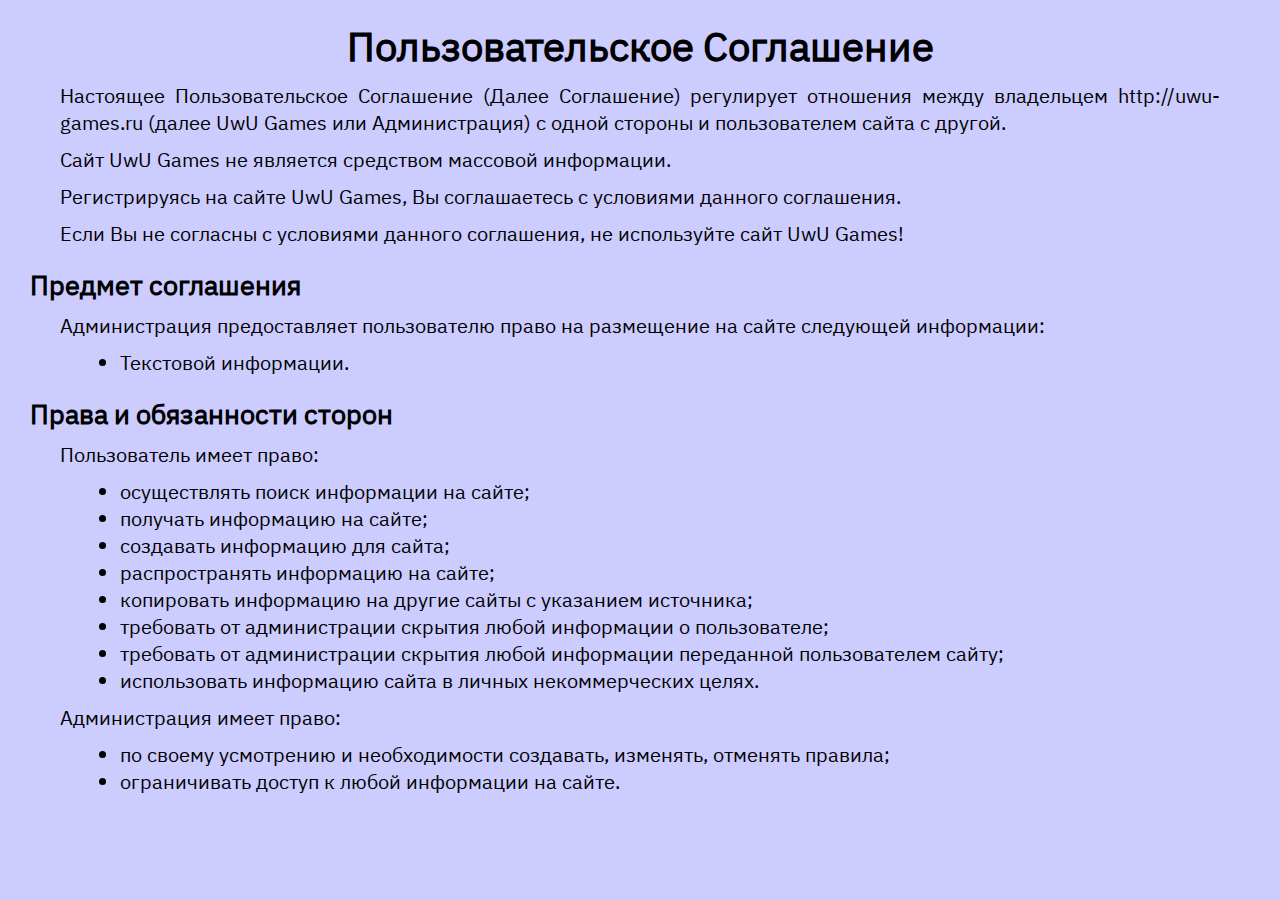
<file: agreement.html>
<html>
<head>
	<meta charset="utf-8">
	<link rel="stylesheet" href="css/agreement.css">
	<title>UwU Games | Пользовательское соглашение</title>
</head>
<body>
	<h1>Пользовательское Соглашение</h1>
	<p>Настоящее Пользовательское Соглашение (Далее Соглашение) регулирует отношения между владельцем http://uwu-games.ru (далее UwU Games или Администрация) с одной стороны и пользователем сайта с другой.</p>
	<p>Сайт UwU Games не является средством массовой информации.</p>
	<p>Регистрируясь на сайте UwU Games, Вы соглашаетесь с условиями данного соглашения.</p>
	<p>Если Вы не согласны с условиями данного соглашения, не используйте сайт UwU Games!</p>
	<h2>Предмет соглашения</h2>
	<p>Администрация предоставляет пользователю право на размещение на сайте следующей информации:</p>
	<ul>
		<li>Текстовой информации.</li>
	</ul>
	<h2>Права и обязанности сторон</h2>
	<p>Пользователь имеет право:<p>
	<ul>
		<li>осуществлять поиск информации на сайте;</li>
		<li>получать информацию на сайте;</li>
		<li>создавать информацию для сайта;</li>
		<li>распространять информацию на сайте;</li>
		<li>копировать информацию на другие сайты с указанием источника;</li>
		<li>требовать от администрации скрытия любой информации о пользователе;</li>
		<li>требовать от администрации скрытия любой информации переданной пользователем сайту;</li>
		<li>использовать информацию сайта в личных некоммерческих целях.</li>
	</ul>

	<p>Администрация имеет право:</p>
	<ul class="bottom">
		<li>по своему усмотрению и необходимости создавать, изменять, отменять правила;</li>
		<li>ограничивать доступ к любой информации на сайте.</li>
	</ul>
</body>
</html>
</file>
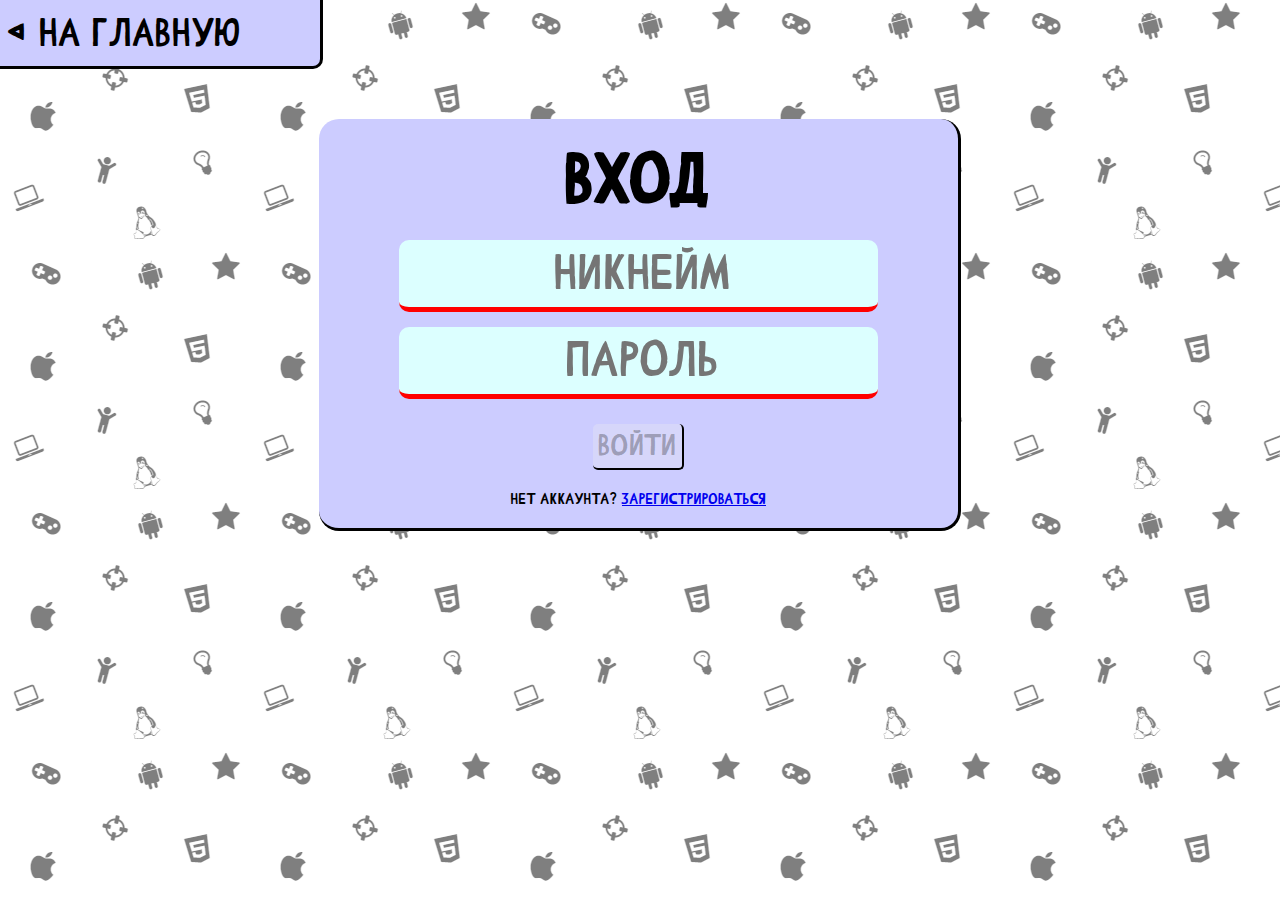
<file: login.html>
<html>
<head>
	<meta charset="utf-8">
	<link rel="stylesheet" href="css/login.css">
	<link href="https://fonts.googleapis.co
m/icon?family=Material+Icons" rel="stylesheet">
	<title>UwU Games | Вход</title>
</head>
<body>
	<div class="back-container" onclick="window.location='index.php?login=<?= $login ?>'">
		<p class="back">&#8592; На главную</p>
	</div>
	<div class="login-wrapper">
		<div id="login-box">
			<h1 class="login-heading">Вход</h1>
			<form id="login" action="php/login.php?from=<?= $from ?>" method="POST">
				<input class="login-input" type="text" placeholder="Никнейм" name="nickname" id="nickname"><br>
				<input class="login-input" type="password" placeholder="Пароль" name="password" id="password"><br>
				<input id="submit" class="login-button" type="submit" value="Войти">
				<p class="register">Нет аккаунта? <a href="register.html">Зарегистрироваться</a></p>
			</form>
		</div>
	</div>

	<script>
	function getCookie(name) {
		let matches = document.cookie.match(new RegExp("(?:^|; )" + name.replace(/([\.$?*|{}\(\)\[\]\\\/\+^])/g, '\\$1') + "=([^;]*)"));
		return matches ? decodeURIComponent(matches[1]) : undefined;
	}
	if (getCookie('login') != undefined) {
		window.location = 'account.php';
	}
	</script>
	<script defer src="js/login.js"></script>
</body>
</html>
</file>
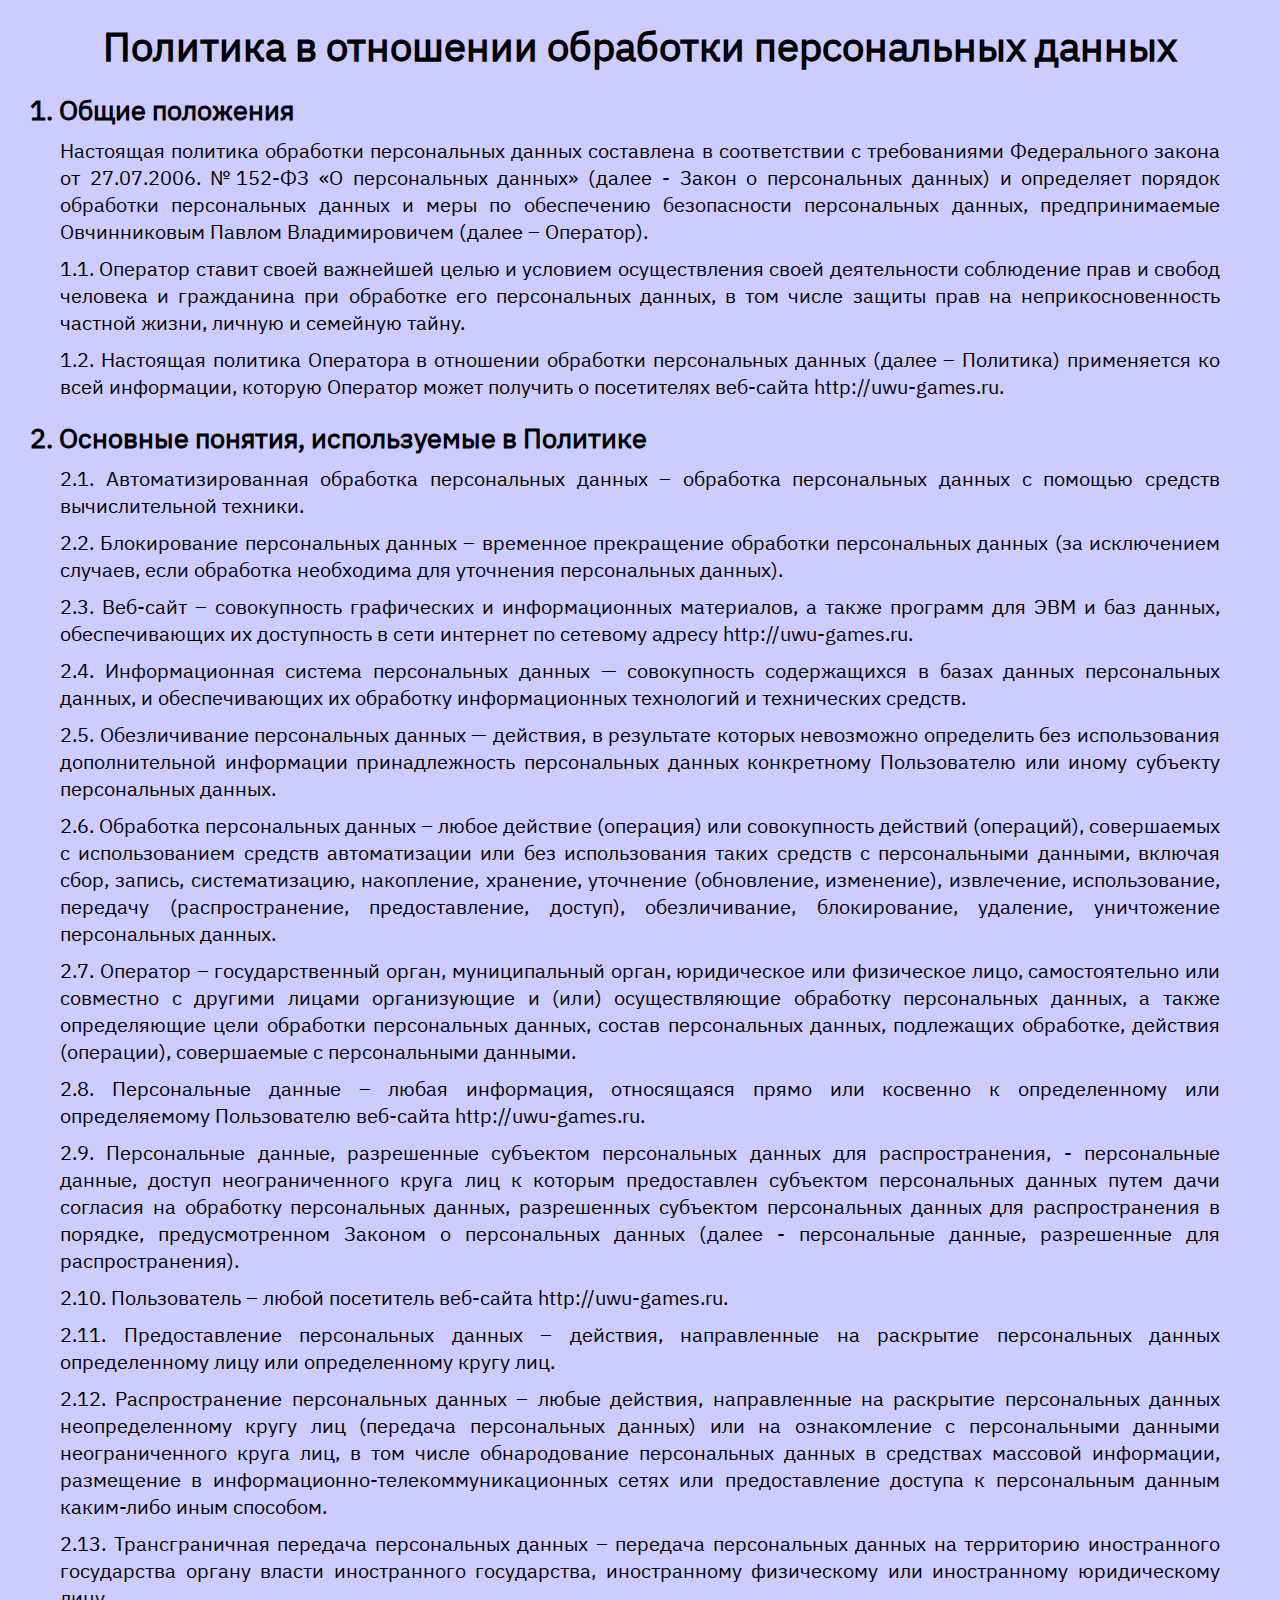
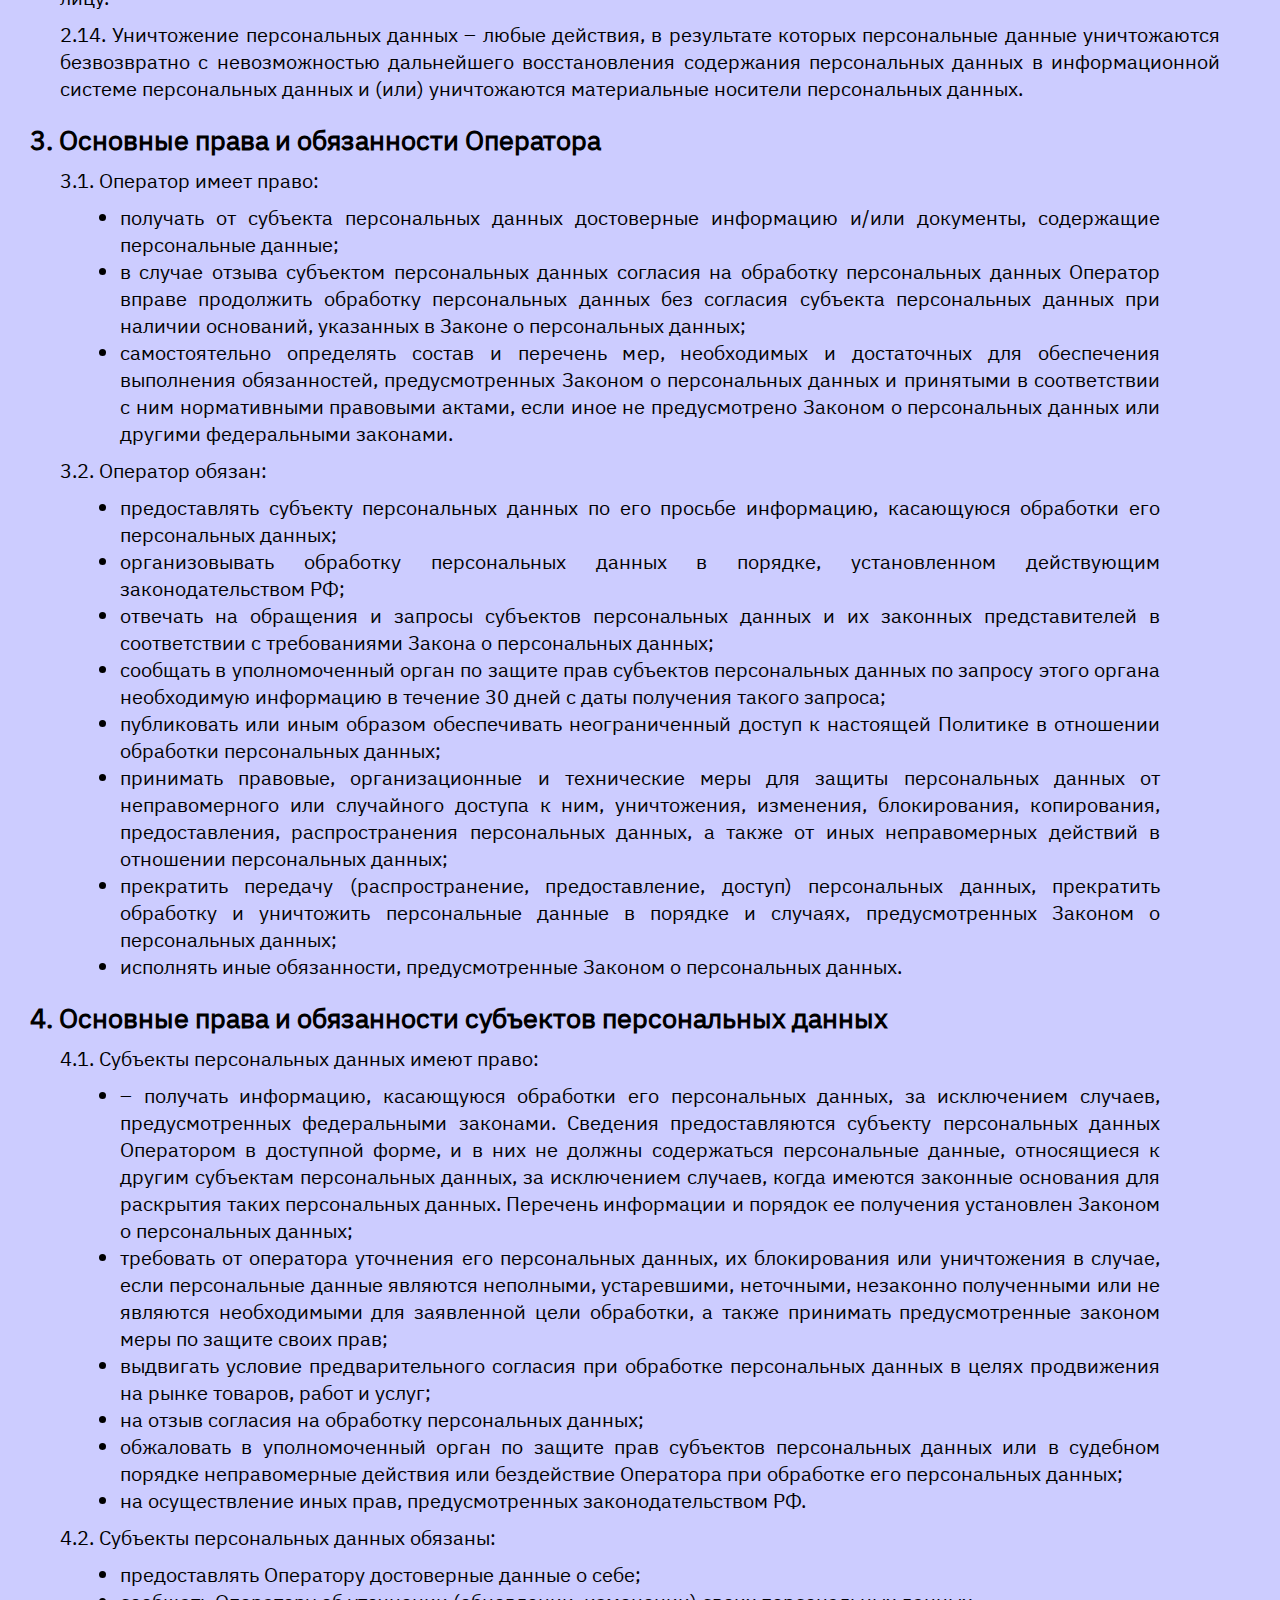
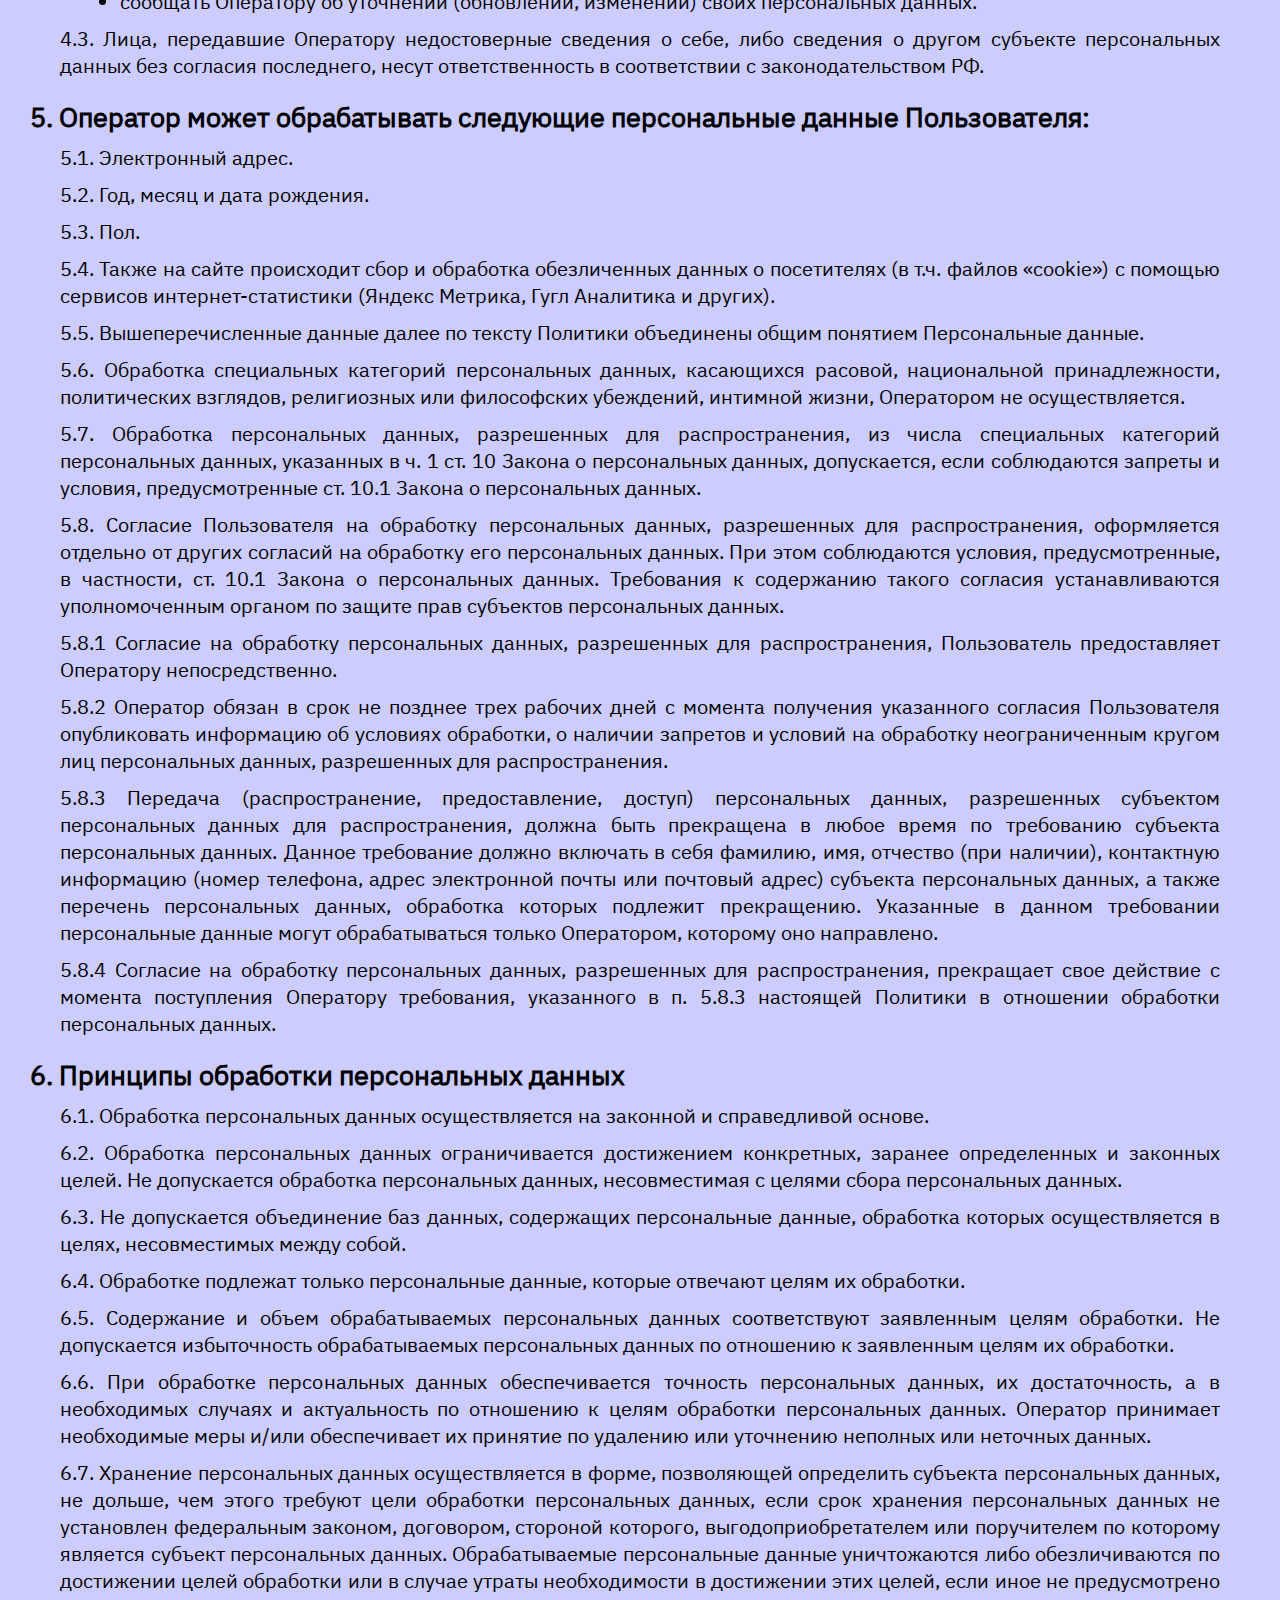
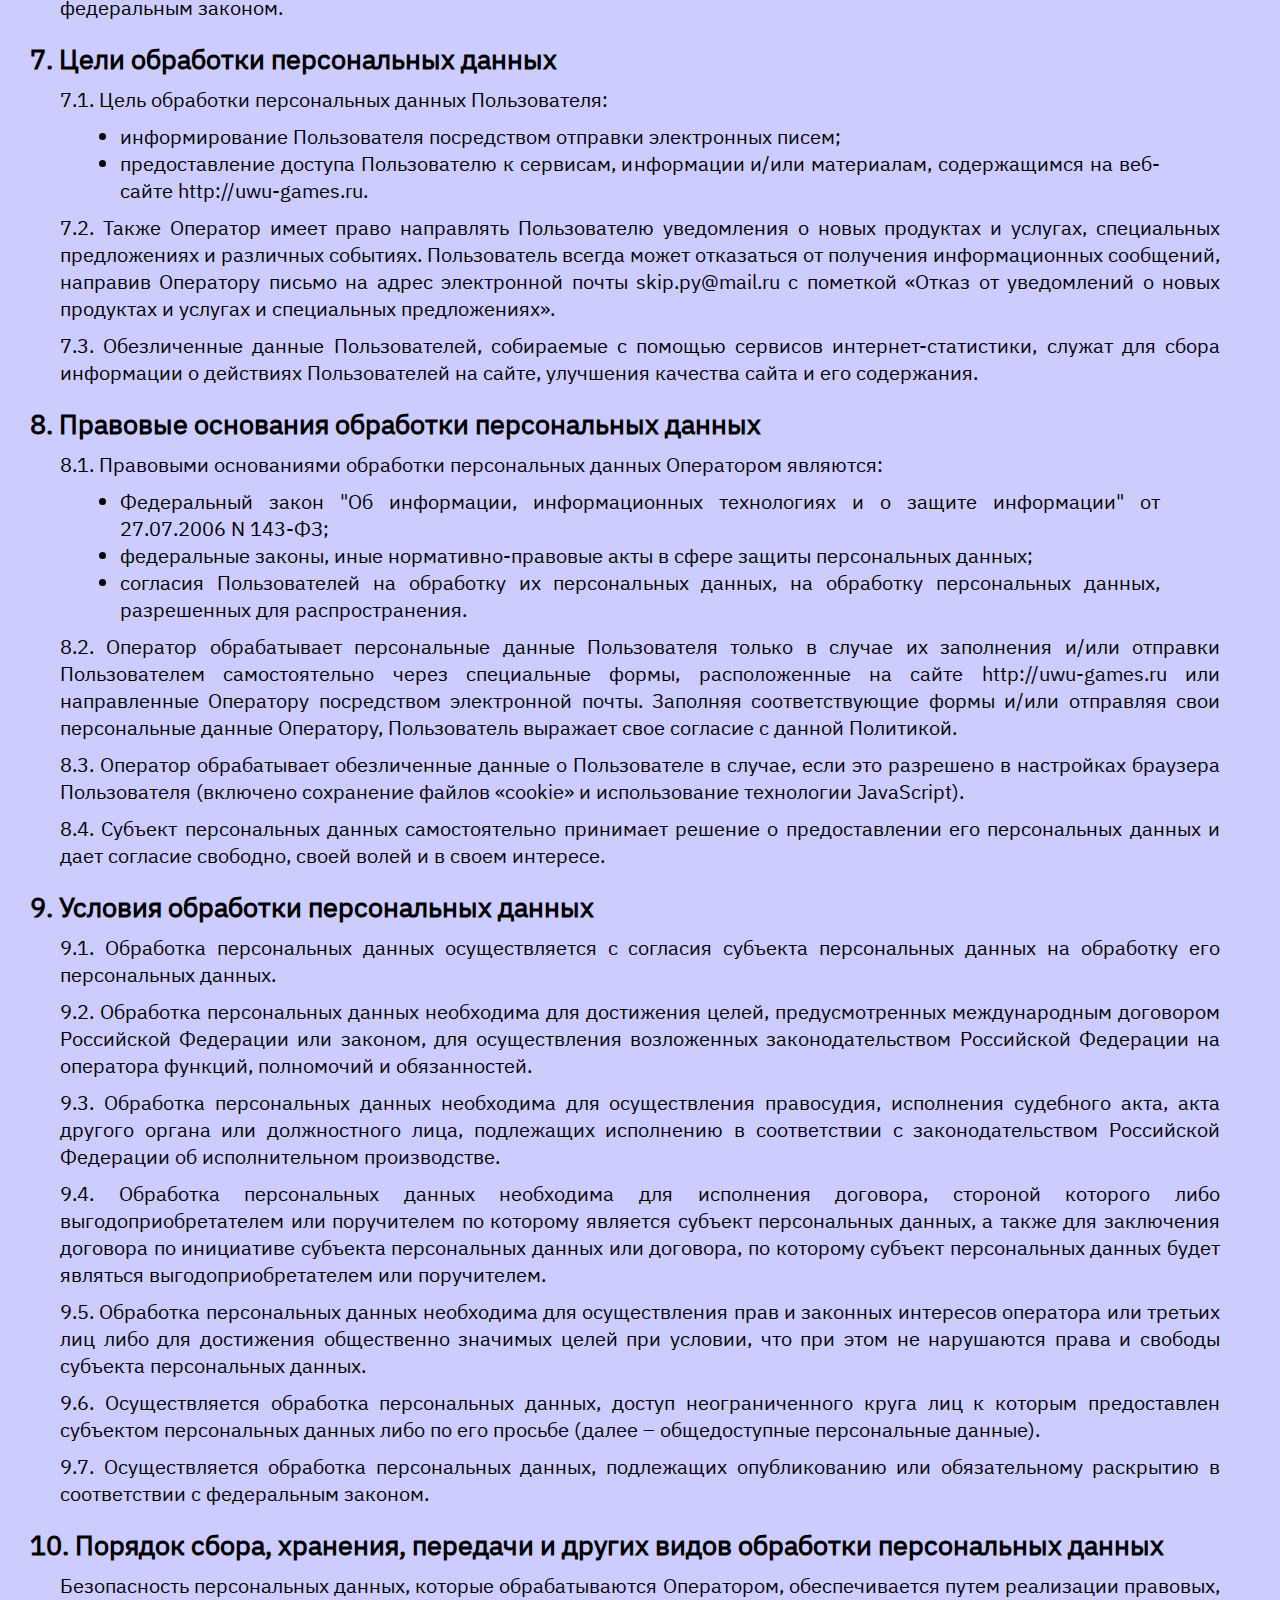
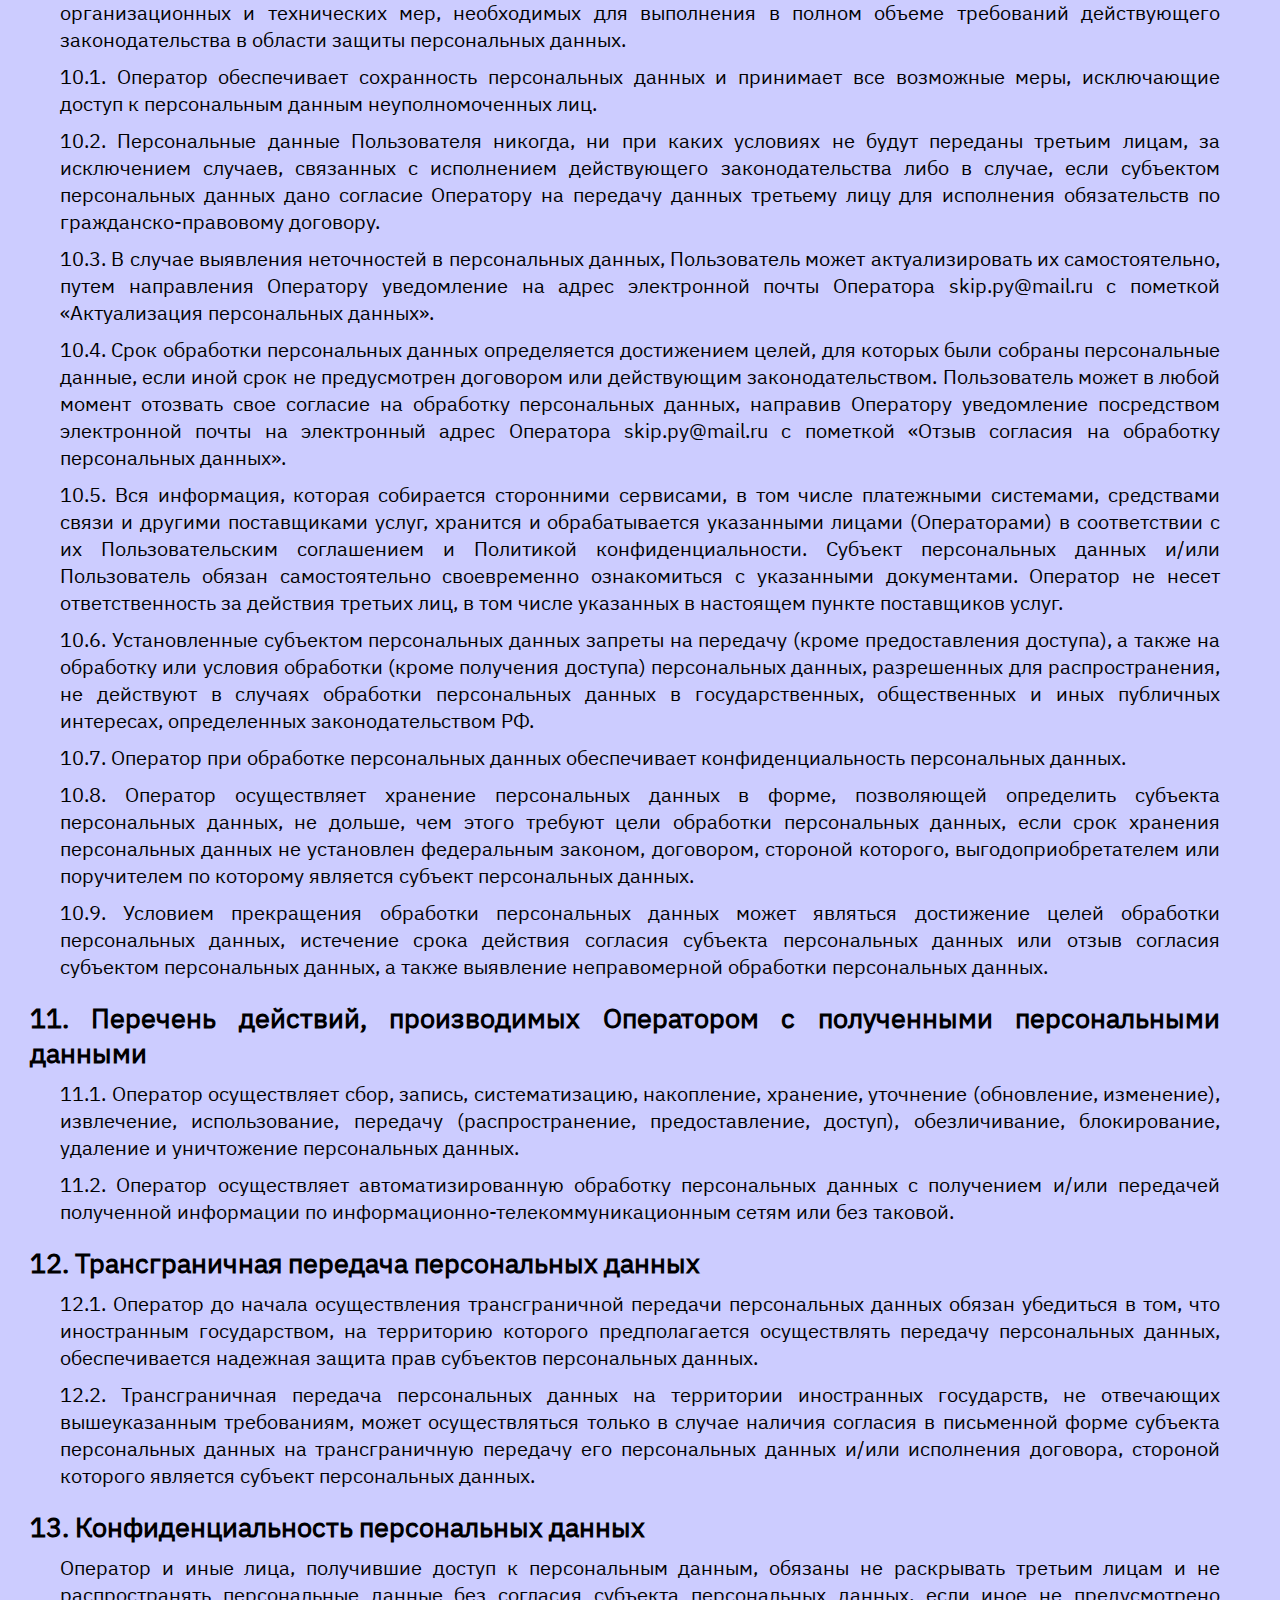
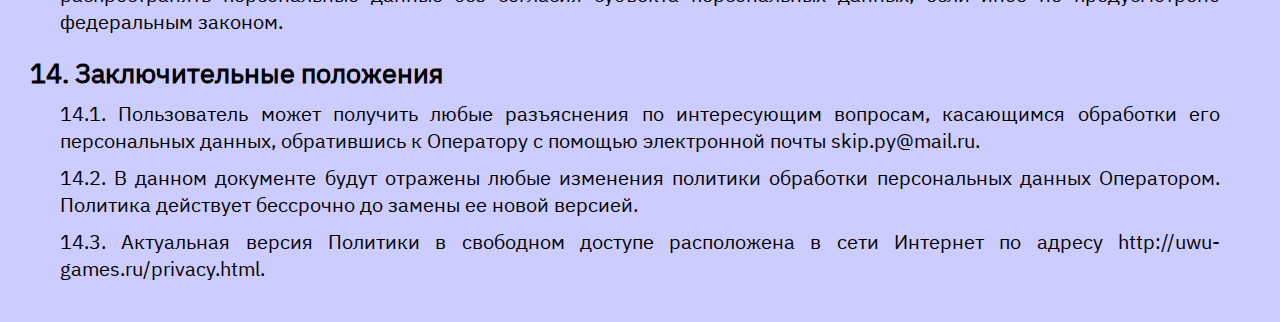
<file: privacy.html>
<!DOCTYPE html>
<html>
<head>
	<meta charset="utf-8">
	<link rel="stylesheet" type="text/css" href="css/privacy.css">
	<title>UwU Games | Политика в отношении обработки персональных данных</title>
</head>
<body>
	<h1>Политика в отношении обработки персональных данных</h1>
	<h2>1. Общие положения</h2>
	<p>Настоящая политика обработки персональных данных составлена в соответствии с требованиями Федерального закона от 27.07.2006. №152-ФЗ «О персональных данных» (далее - Закон о персональных данных) и определяет порядок обработки персональных данных и меры по обеспечению безопасности персональных данных, предпринимаемые Овчинниковым Павлом Владимировичем (далее – Оператор).</p>
	<p>1.1. Оператор ставит своей важнейшей целью и условием осуществления своей деятельности соблюдение прав и свобод человека и гражданина при обработке его персональных данных, в том числе защиты прав на неприкосновенность частной жизни, личную и семейную тайну.</p>
	<p>1.2. Настоящая политика Оператора в отношении обработки персональных данных (далее – Политика) применяется ко всей информации, которую Оператор может получить о посетителях веб-сайта http://uwu-games.ru.</p>
	<h2>2. Основные понятия, используемые в Политике</h2>
	<p>2.1. Автоматизированная обработка персональных данных – обработка персональных данных с помощью средств вычислительной техники.</p>
	<p>2.2. Блокирование персональных данных – временное прекращение обработки персональных данных (за исключением случаев, если обработка необходима для уточнения персональных данных).</p>
	<p>2.3. Веб-сайт – совокупность графических и информационных материалов, а также программ для ЭВМ и баз данных, обеспечивающих их доступность в сети интернет по сетевому адресу http://uwu-games.ru.</p>
	<p>2.4. Информационная система персональных данных — совокупность содержащихся в базах данных персональных данных, и обеспечивающих их обработку информационных технологий и технических средств.</p>
	<p>2.5. Обезличивание персональных данных — действия, в результате которых невозможно определить без использования дополнительной информации принадлежность персональных данных конкретному Пользователю или иному субъекту персональных данных.</p>
	<p>2.6. Обработка персональных данных – любое действие (операция) или совокупность действий (операций), совершаемых с использованием средств автоматизации или без использования таких средств с персональными данными, включая сбор, запись, систематизацию, накопление, хранение, уточнение (обновление, изменение), извлечение, использование, передачу (распространение, предоставление, доступ), обезличивание, блокирование, удаление, уничтожение персональных данных.</p>
	<p>2.7. Оператор – государственный орган, муниципальный орган, юридическое или физическое лицо, самостоятельно или совместно с другими лицами организующие и (или) осуществляющие обработку персональных данных, а также определяющие цели обработки персональных данных, состав персональных данных, подлежащих обработке, действия (операции), совершаемые с персональными данными.</p>
	<p>2.8. Персональные данные – любая информация, относящаяся прямо или косвенно к определенному или определяемому Пользователю веб-сайта http://uwu-games.ru.</p>
	<p>2.9. Персональные данные, разрешенные субъектом персональных данных для распространения, - персональные данные, доступ неограниченного круга лиц к которым предоставлен субъектом персональных данных путем дачи согласия на обработку персональных данных, разрешенных субъектом персональных данных для распространения в порядке, предусмотренном Законом о персональных данных (далее - персональные данные, разрешенные для распространения).</p>
	<p>2.10. Пользователь – любой посетитель веб-сайта http://uwu-games.ru.</p>
	<p>2.11. Предоставление персональных данных – действия, направленные на раскрытие персональных данных определенному лицу или определенному кругу лиц.</p>
	<p>2.12. Распространение персональных данных – любые действия, направленные на раскрытие персональных данных неопределенному кругу лиц (передача персональных данных) или на ознакомление с персональными данными неограниченного круга лиц, в том числе обнародование персональных данных в средствах массовой информации, размещение в информационно-телекоммуникационных сетях или предоставление доступа к персональным данным каким-либо иным способом.</p>
	<p>2.13. Трансграничная передача персональных данных – передача персональных данных на территорию иностранного государства органу власти иностранного государства, иностранному физическому или иностранному юридическому лицу.</p>
	<p>2.14. Уничтожение персональных данных – любые действия, в результате которых персональные данные уничтожаются безвозвратно с невозможностью дальнейшего восстановления содержания персональных данных в информационной системе персональных данных и (или) уничтожаются материальные носители персональных данных.</p>
	<h2>3. Основные права и обязанности Оператора</h2>
	<p>3.1. Оператор имеет право:</p>
	<ul>
		<li>получать от субъекта персональных данных достоверные информацию и/или документы, содержащие персональные данные;</li>
		<li>в случае отзыва субъектом персональных данных согласия на обработку персональных данных Оператор вправе продолжить обработку персональных данных без согласия субъекта персональных данных при наличии оснований, указанных в Законе о персональных данных;</li>
		<li>самостоятельно определять состав и перечень мер, необходимых и достаточных для обеспечения выполнения обязанностей, предусмотренных Законом о персональных данных и принятыми в соответствии с ним нормативными правовыми актами, если иное не предусмотрено Законом о персональных данных или другими федеральными законами.</li>
	</ul>
	<p>3.2. Оператор обязан:</p>
	<ul>
		<li>предоставлять субъекту персональных данных по его просьбе информацию, касающуюся обработки его персональных данных;</li>
		<li>организовывать обработку персональных данных в порядке, установленном действующим законодательством РФ;</li>
		<li>отвечать на обращения и запросы субъектов персональных данных и их законных представителей в соответствии с требованиями Закона о персональных данных;</li>
		<li>сообщать в уполномоченный орган по защите прав субъектов персональных данных по запросу этого органа необходимую информацию в течение 30 дней с даты получения такого запроса;</li>
		<li>публиковать или иным образом обеспечивать неограниченный доступ к настоящей Политике в отношении обработки персональных данных;</li>
		<li>принимать правовые, организационные и технические меры для защиты персональных данных от неправомерного или случайного доступа к ним, уничтожения, изменения, блокирования, копирования, предоставления, распространения персональных данных, а также от иных неправомерных действий в отношении персональных данных;</li>
		<li>прекратить передачу (распространение, предоставление, доступ) персональных данных, прекратить обработку и уничтожить персональные данные в порядке и случаях, предусмотренных Законом о персональных данных;</li>
		<li>исполнять иные обязанности, предусмотренные Законом о персональных данных.</li>
	</ul>
	<h2>4. Основные права и обязанности субъектов персональных данных</h2>
	<p>4.1. Субъекты персональных данных имеют право:</p>
	<ul>
		<li>– получать информацию, касающуюся обработки его персональных данных, за исключением случаев, предусмотренных федеральными законами. Сведения предоставляются субъекту персональных данных Оператором в доступной форме, и в них не должны содержаться персональные данные, относящиеся к другим субъектам персональных данных, за исключением случаев, когда имеются законные основания для раскрытия таких персональных данных. Перечень информации и порядок ее получения установлен Законом о персональных данных;</li>
		<li>требовать от оператора уточнения его персональных данных, их блокирования или уничтожения в случае, если персональные данные являются неполными, устаревшими, неточными, незаконно полученными или не являются необходимыми для заявленной цели обработки, а также принимать предусмотренные законом меры по защите своих прав;</li>
		<li>выдвигать условие предварительного согласия при обработке персональных данных в целях продвижения на рынке товаров, работ и услуг;</li>
		<li>на отзыв согласия на обработку персональных данных;</li>
		<li>обжаловать в уполномоченный орган по защите прав субъектов персональных данных или в судебном порядке неправомерные действия или бездействие Оператора при обработке его персональных данных;</li>
		<li>на осуществление иных прав, предусмотренных законодательством РФ.</li>
	</ul>
	<p>4.2. Субъекты персональных данных обязаны:</p>
	<ul>
		<li>предоставлять Оператору достоверные данные о себе;</li>
		<li>сообщать Оператору об уточнении (обновлении, изменении) своих персональных данных.</li>
	</ul>
	<p>4.3. Лица, передавшие Оператору недостоверные сведения о себе, либо сведения о другом субъекте персональных данных без согласия последнего, несут ответственность в соответствии с законодательством РФ.</ul>
	<h2>5. Оператор может обрабатывать следующие персональные данные Пользователя:</h2>
	<p>5.1. Электронный адрес.</p>
	<p>5.2. Год, месяц и дата рождения.</p>
	<p>5.3. Пол.</p>
	<p>5.4. Также на сайте происходит сбор и обработка обезличенных данных о посетителях (в т.ч. файлов «cookie») с помощью сервисов интернет-статистики (Яндекс Метрика, Гугл Аналитика и других).</p>
	<p>5.5. Вышеперечисленные данные далее по тексту Политики объединены общим понятием Персональные данные.</p>
	<p>5.6. Обработка специальных категорий персональных данных, касающихся расовой, национальной принадлежности, политических взглядов, религиозных или философских убеждений, интимной жизни, Оператором не осуществляется.</p>
	<p>5.7. Обработка персональных данных, разрешенных для распространения, из числа специальных категорий персональных данных, указанных в ч. 1 ст. 10 Закона о персональных данных, допускается, если соблюдаются запреты и условия, предусмотренные ст. 10.1 Закона о персональных данных.</p>
	<p>5.8. Согласие Пользователя на обработку персональных данных, разрешенных для распространения, оформляется отдельно от других согласий на обработку его персональных данных. При этом соблюдаются условия, предусмотренные, в частности, ст. 10.1 Закона о персональных данных. Требования к содержанию такого согласия устанавливаются уполномоченным органом по защите прав субъектов персональных данных.</p>
	<p>5.8.1 Согласие на обработку персональных данных, разрешенных для распространения, Пользователь предоставляет Оператору непосредственно.</p>
	<p>5.8.2 Оператор обязан в срок не позднее трех рабочих дней с момента получения указанного согласия Пользователя опубликовать информацию об условиях обработки, о наличии запретов и условий на обработку неограниченным кругом лиц персональных данных, разрешенных для распространения.</p>
	<p>5.8.3 Передача (распространение, предоставление, доступ) персональных данных, разрешенных субъектом персональных данных для распространения, должна быть прекращена в любое время по требованию субъекта персональных данных. Данное требование должно включать в себя фамилию, имя, отчество (при наличии), контактную информацию (номер телефона, адрес электронной почты или почтовый адрес) субъекта персональных данных, а также перечень персональных данных, обработка которых подлежит прекращению. Указанные в данном требовании персональные данные могут обрабатываться только Оператором, которому оно направлено.</p>
	<p>5.8.4 Согласие на обработку персональных данных, разрешенных для распространения, прекращает свое действие с момента поступления Оператору требования, указанного в п. 5.8.3 настоящей Политики в отношении обработки персональных данных.</p>
	<h2>6. Принципы обработки персональных данных</h2>
	<p>6.1. Обработка персональных данных осуществляется на законной и справедливой основе.</p>
	<p>6.2. Обработка персональных данных ограничивается достижением конкретных, заранее определенных и законных целей. Не допускается обработка персональных данных, несовместимая с целями сбора персональных данных.</p>
	<p>6.3. Не допускается объединение баз данных, содержащих персональные данные, обработка которых осуществляется в целях, несовместимых между собой.</p>
	<p>6.4. Обработке подлежат только персональные данные, которые отвечают целям их обработки.</p>
	<p>6.5. Содержание и объем обрабатываемых персональных данных соответствуют заявленным целям обработки. Не допускается избыточность обрабатываемых персональных данных по отношению к заявленным целям их обработки.</p>
	<p>6.6. При обработке персональных данных обеспечивается точность персональных данных, их достаточность, а в необходимых случаях и актуальность по отношению к целям обработки персональных данных. Оператор принимает необходимые меры и/или обеспечивает их принятие по удалению или уточнению неполных или неточных данных.</p>
	<p>6.7. Хранение персональных данных осуществляется в форме, позволяющей определить субъекта персональных данных, не дольше, чем этого требуют цели обработки персональных данных, если срок хранения персональных данных не установлен федеральным законом, договором, стороной которого, выгодоприобретателем или поручителем по которому является субъект персональных данных. Обрабатываемые персональные данные уничтожаются либо обезличиваются по достижении целей обработки или в случае утраты необходимости в достижении этих целей, если иное не предусмотрено федеральным законом.</p>
	<h2>7. Цели обработки персональных данных</h2>
	<p>7.1. Цель обработки персональных данных Пользователя:</p>
	<ul>
		<li>информирование Пользователя посредством отправки электронных писем;</li>
		<li>предоставление доступа Пользователю к сервисам, информации и/или материалам, содержащимся на веб-сайте http://uwu-games.ru.</li>
	</ul>
	<p>7.2. Также Оператор имеет право направлять Пользователю уведомления о новых продуктах и услугах, специальных предложениях и различных событиях. Пользователь всегда может отказаться от получения информационных сообщений, направив Оператору письмо на адрес электронной почты skip.py@mail.ru с пометкой «Отказ от уведомлений о новых продуктах и услугах и специальных предложениях».</p>
	<p>7.3. Обезличенные данные Пользователей, собираемые с помощью сервисов интернет-статистики, служат для сбора информации о действиях Пользователей на сайте, улучшения качества сайта и его содержания.</p>
	<h2>8. Правовые основания обработки персональных данных</h2>
	<p>8.1. Правовыми основаниями обработки персональных данных Оператором являются:</p>
	<ul>
		<li>Федеральный закон "Об информации, информационных технологиях и о защите информации" от 27.07.2006 N 143-ФЗ;</li>
		<li>федеральные законы, иные нормативно-правовые акты в сфере защиты персональных данных;</li>
		<li>согласия Пользователей на обработку их персональных данных, на обработку персональных данных, разрешенных для распространения.</li>
	</ul>
	<p>8.2. Оператор обрабатывает персональные данные Пользователя только в случае их заполнения и/или отправки Пользователем самостоятельно через специальные формы, расположенные на сайте http://uwu-games.ru или направленные Оператору посредством электронной почты. Заполняя соответствующие формы и/или отправляя свои персональные данные Оператору, Пользователь выражает свое согласие с данной Политикой.</p>
	<p>8.3. Оператор обрабатывает обезличенные данные о Пользователе в случае, если это разрешено в настройках браузера Пользователя (включено сохранение файлов «cookie» и использование технологии JavaScript).</p>
	<p>8.4. Субъект персональных данных самостоятельно принимает решение о предоставлении его персональных данных и дает согласие свободно, своей волей и в своем интересе.</p>
	<h2>9. Условия обработки персональных данных</h2>
	<p>9.1. Обработка персональных данных осуществляется с согласия субъекта персональных данных на обработку его персональных данных.</p>
	<p>9.2. Обработка персональных данных необходима для достижения целей, предусмотренных международным договором Российской Федерации или законом, для осуществления возложенных законодательством Российской Федерации на оператора функций, полномочий и обязанностей.</p>
	<p>9.3. Обработка персональных данных необходима для осуществления правосудия, исполнения судебного акта, акта другого органа или должностного лица, подлежащих исполнению в соответствии с законодательством Российской Федерации об исполнительном производстве.</p>
	<p>9.4. Обработка персональных данных необходима для исполнения договора, стороной которого либо выгодоприобретателем или поручителем по которому является субъект персональных данных, а также для заключения договора по инициативе субъекта персональных данных или договора, по которому субъект персональных данных будет являться выгодоприобретателем или поручителем.</p>
	<p>9.5. Обработка персональных данных необходима для осуществления прав и законных интересов оператора или третьих лиц либо для достижения общественно значимых целей при условии, что при этом не нарушаются права и свободы субъекта персональных данных.</p>
	<p>9.6. Осуществляется обработка персональных данных, доступ неограниченного круга лиц к которым предоставлен субъектом персональных данных либо по его просьбе (далее – общедоступные персональные данные).</p>
	<p>9.7. Осуществляется обработка персональных данных, подлежащих опубликованию или обязательному раскрытию в соответствии с федеральным законом.</p>
	<h2>10. Порядок сбора, хранения, передачи и других видов обработки персональных данных</h2>
	<p>Безопасность персональных данных, которые обрабатываются Оператором, обеспечивается путем реализации правовых, организационных и технических мер, необходимых для выполнения в полном объеме требований действующего законодательства в области защиты персональных данных.</p>
	<p>10.1. Оператор обеспечивает сохранность персональных данных и принимает все возможные меры, исключающие доступ к персональным данным неуполномоченных лиц.</p>
	<p>10.2. Персональные данные Пользователя никогда, ни при каких условиях не будут переданы третьим лицам, за исключением случаев, связанных с исполнением действующего законодательства либо в случае, если субъектом персональных данных дано согласие Оператору на передачу данных третьему лицу для исполнения обязательств по гражданско-правовому договору.</p>
	<p>10.3. В случае выявления неточностей в персональных данных, Пользователь может актуализировать их самостоятельно, путем направления Оператору уведомление на адрес электронной почты Оператора skip.py@mail.ru с пометкой «Актуализация персональных данных».</p>
	<p>10.4. Срок обработки персональных данных определяется достижением целей, для которых были собраны персональные данные, если иной срок не предусмотрен договором или действующим законодательством. Пользователь может в любой момент отозвать свое согласие на обработку персональных данных, направив Оператору уведомление посредством электронной почты на электронный адрес Оператора skip.py@mail.ru с пометкой «Отзыв согласия на обработку персональных данных».</p>
	<p>10.5. Вся информация, которая собирается сторонними сервисами, в том числе платежными системами, средствами связи и другими поставщиками услуг, хранится и обрабатывается указанными лицами (Операторами) в соответствии с их Пользовательским соглашением и Политикой конфиденциальности. Субъект персональных данных и/или Пользователь обязан самостоятельно своевременно ознакомиться с указанными документами. Оператор не несет ответственность за действия третьих лиц, в том числе указанных в настоящем пункте поставщиков услуг.</p>
	<p>10.6. Установленные субъектом персональных данных запреты на передачу (кроме предоставления доступа), а также на обработку или условия обработки (кроме получения доступа) персональных данных, разрешенных для распространения, не действуют в случаях обработки персональных данных в государственных, общественных и иных публичных интересах, определенных законодательством РФ.</p>
	<p>10.7. Оператор при обработке персональных данных обеспечивает конфиденциальность персональных данных.</p>
	<p>10.8. Оператор осуществляет хранение персональных данных в форме, позволяющей определить субъекта персональных данных, не дольше, чем этого требуют цели обработки персональных данных, если срок хранения персональных данных не установлен федеральным законом, договором, стороной которого, выгодоприобретателем или поручителем по которому является субъект персональных данных.</p>
	<p>10.9. Условием прекращения обработки персональных данных может являться достижение целей обработки персональных данных, истечение срока действия согласия субъекта персональных данных или отзыв согласия субъектом персональных данных, а также выявление неправомерной обработки персональных данных.</p>
	<h2>11. Перечень действий, производимых Оператором с полученными персональными данными</h2>
	<p>11.1. Оператор осуществляет сбор, запись, систематизацию, накопление, хранение, уточнение (обновление, изменение), извлечение, использование, передачу (распространение, предоставление, доступ), обезличивание, блокирование, удаление и уничтожение персональных данных.</p>
	<p>11.2. Оператор осуществляет автоматизированную обработку персональных данных с получением и/или передачей полученной информации по информационно-телекоммуникационным сетям или без таковой.</p>
	<h2>12. Трансграничная передача персональных данных</h2>
	<p>12.1. Оператор до начала осуществления трансграничной передачи персональных данных обязан убедиться в том, что иностранным государством, на территорию которого предполагается осуществлять передачу персональных данных, обеспечивается надежная защита прав субъектов персональных данных.</p>
	<p>12.2. Трансграничная передача персональных данных на территории иностранных государств, не отвечающих вышеуказанным требованиям, может осуществляться только в случае наличия согласия в письменной форме субъекта персональных данных на трансграничную передачу его персональных данных и/или исполнения договора, стороной которого является субъект персональных данных.</p>
	<h2>13. Конфиденциальность персональных данных</h2>
	<p>Оператор и иные лица, получившие доступ к персональным данным, обязаны не раскрывать третьим лицам и не распространять персональные данные без согласия субъекта персональных данных, если иное не предусмотрено федеральным законом.</p>
	<h2>14. Заключительные положения</h2>
	<p>14.1. Пользователь может получить любые разъяснения по интересующим вопросам, касающимся обработки его персональных данных, обратившись к Оператору с помощью электронной почты skip.py@mail.ru.</p>
	<p>14.2. В данном документе будут отражены любые изменения политики обработки персональных данных Оператором. Политика действует бессрочно до замены ее новой версией.</p>
	<p class="bottom">14.3. Актуальная версия Политики в свободном доступе расположена в сети Интернет по адресу http://uwu-games.ru/privacy.html.</p>
</body>
</html>
</file>
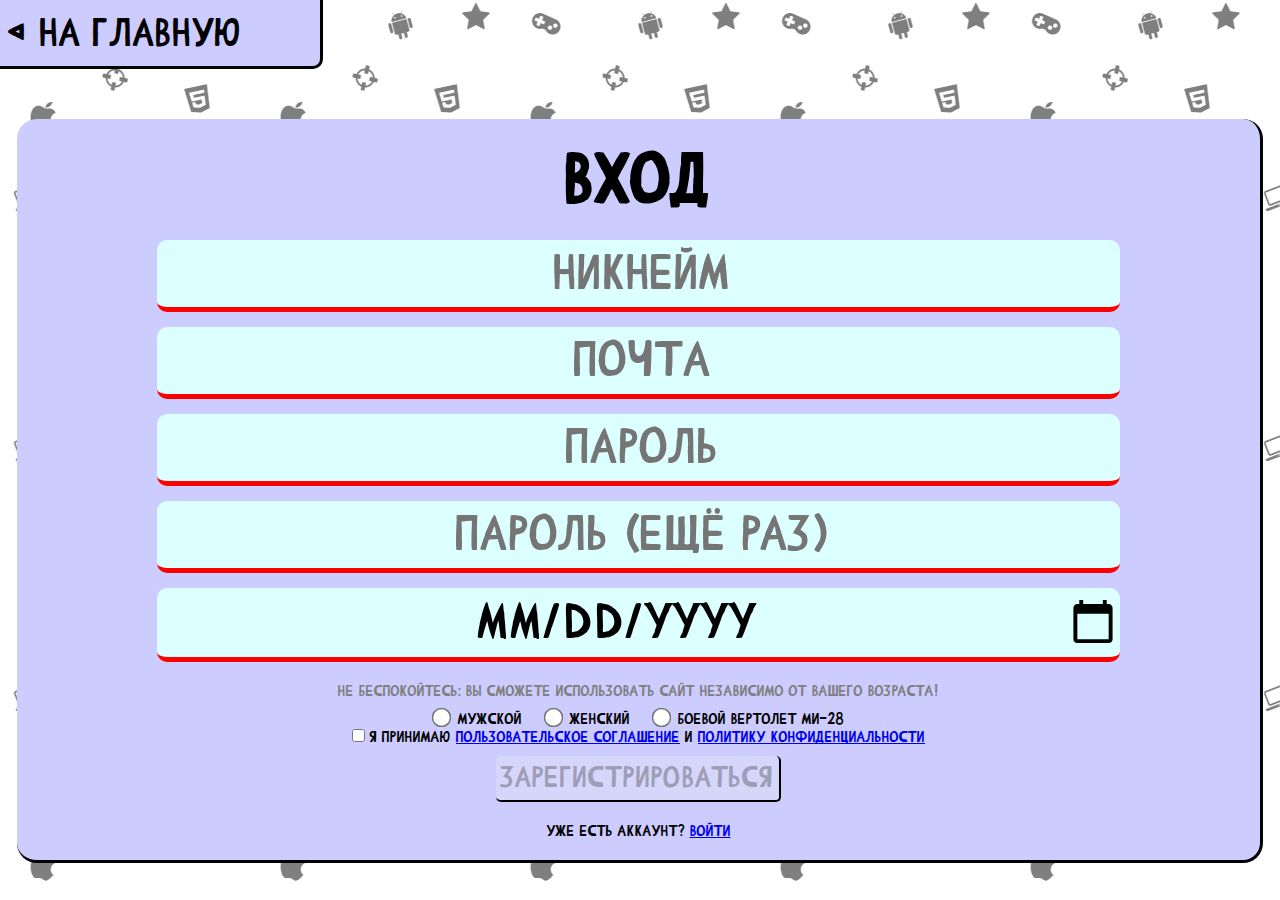
<file: register.html>
<html>
<head>
	<meta charset="utf-8">
	<link rel="stylesheet" href="css/login.css">
	<link href="https://fonts.googleapis.co
m/icon?family=Material+Icons" rel="stylesheet">
	<title>UwU Games | Вход</title>
</head>
<body>
	<div class="back-container" onclick="window.location='index.php'">
		<p class="back">&#8592; На главную</p>
	</div>
	<div class="login-wrapper">
		<div id="login-box">
			<h1 class="login-heading">Вход</h1>
			<form id="login" action="php/register.php" method="POST">
				<input class="login-input" type="text" placeholder="Никнейм" name="nickname" id="nickname"><br>
				<input class="login-input" type="mail" placeholder="Почта" name="mail" id="mail">
				<input class="login-input" type="password" placeholder="Пароль" name="password" id="password"><br>
				<input class="login-input" type="password" placeholder="Пароль (ещё раз)" id="confirm-password"><br>
				<input class="login-input" type="date" name="birthday" id="birthday" min="1900-01-01"><br>
				<p class="age-warn">Не беспокойтесь: вы сможете использовать сайт независимо от вашего возраста!</p>
				<div class="sex-container">
					<div class="sex">
						<input class="login-radio" type="radio" name="sex" id="male" onclick="document.getElementById('sex').value  = 'Мужской'">
						<label for="male">Мужской</label>
						<input class="login-radio" type="radio" name="sex" id="female" onclick="document.getElementById('sex').value = 'Женский'">
						<label for="female">Женский</label>
						<input class="login-radio" type="radio" name="sex" id="helicopter" onclick="document.getElementById('sex').value = 'Боевой вертолёт Ми-28'">
						<label for="helicopter">Боевой вертолет Ми-28</label>
					</div>
				</div>
				<input type="checkbox" id="agree">
				<label for="agree">Я принимаю <a href="agreement.html">Пользовательское соглашение</a> и <a href="privacy.html">Политику конфиденциальности</a></label><br>
				<input class="login-button" type="submit" value="Зарегистрироваться" id="submit">
				<p class="register">Уже есть аккаунт? <a href="login.php">Войти</a></p>
				<input type="hidden" name="sex" id="sex">
			</form>
		</div>
	</div>

	<script defer src="js/register.js"></script>
</body>
</html>
</file>
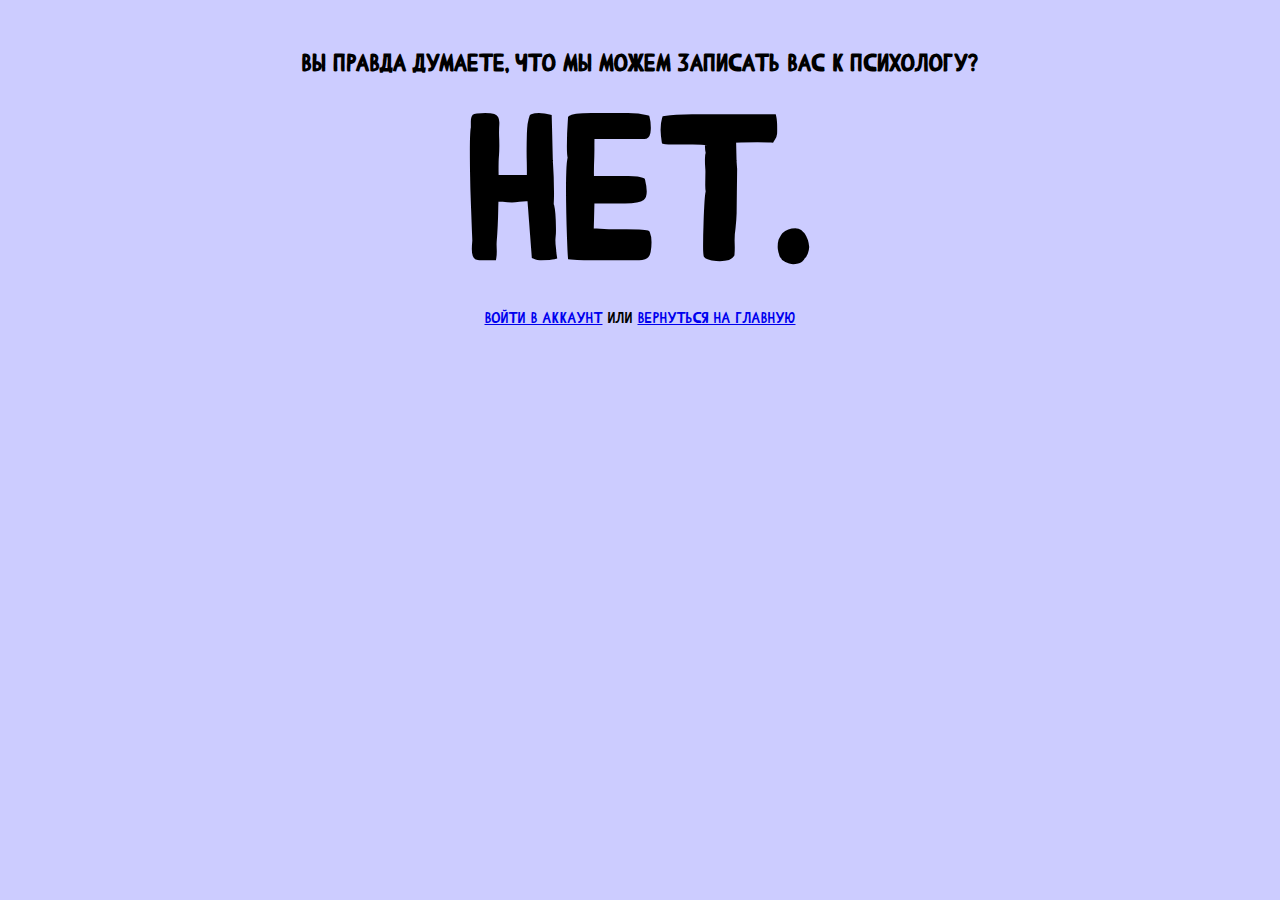
<file: eastereggs/psychologist.html>
<!doctype html>
<html>
<head>
	<meta charset="utf-8">
	<link rel="stylesheet" href="css/psychologist.css">
	<title>UwU Games</title>
</head>
<body>
	<h2>Вы правда думаете, что мы можем записать вас к психологу?</h2>
	<h1>Нет.</h1>
	<p><a href="../login.html">Войти в аккаунт</a> или <a href="../index.php">вернуться на главную</a></p>
</body>
</html>
</file>
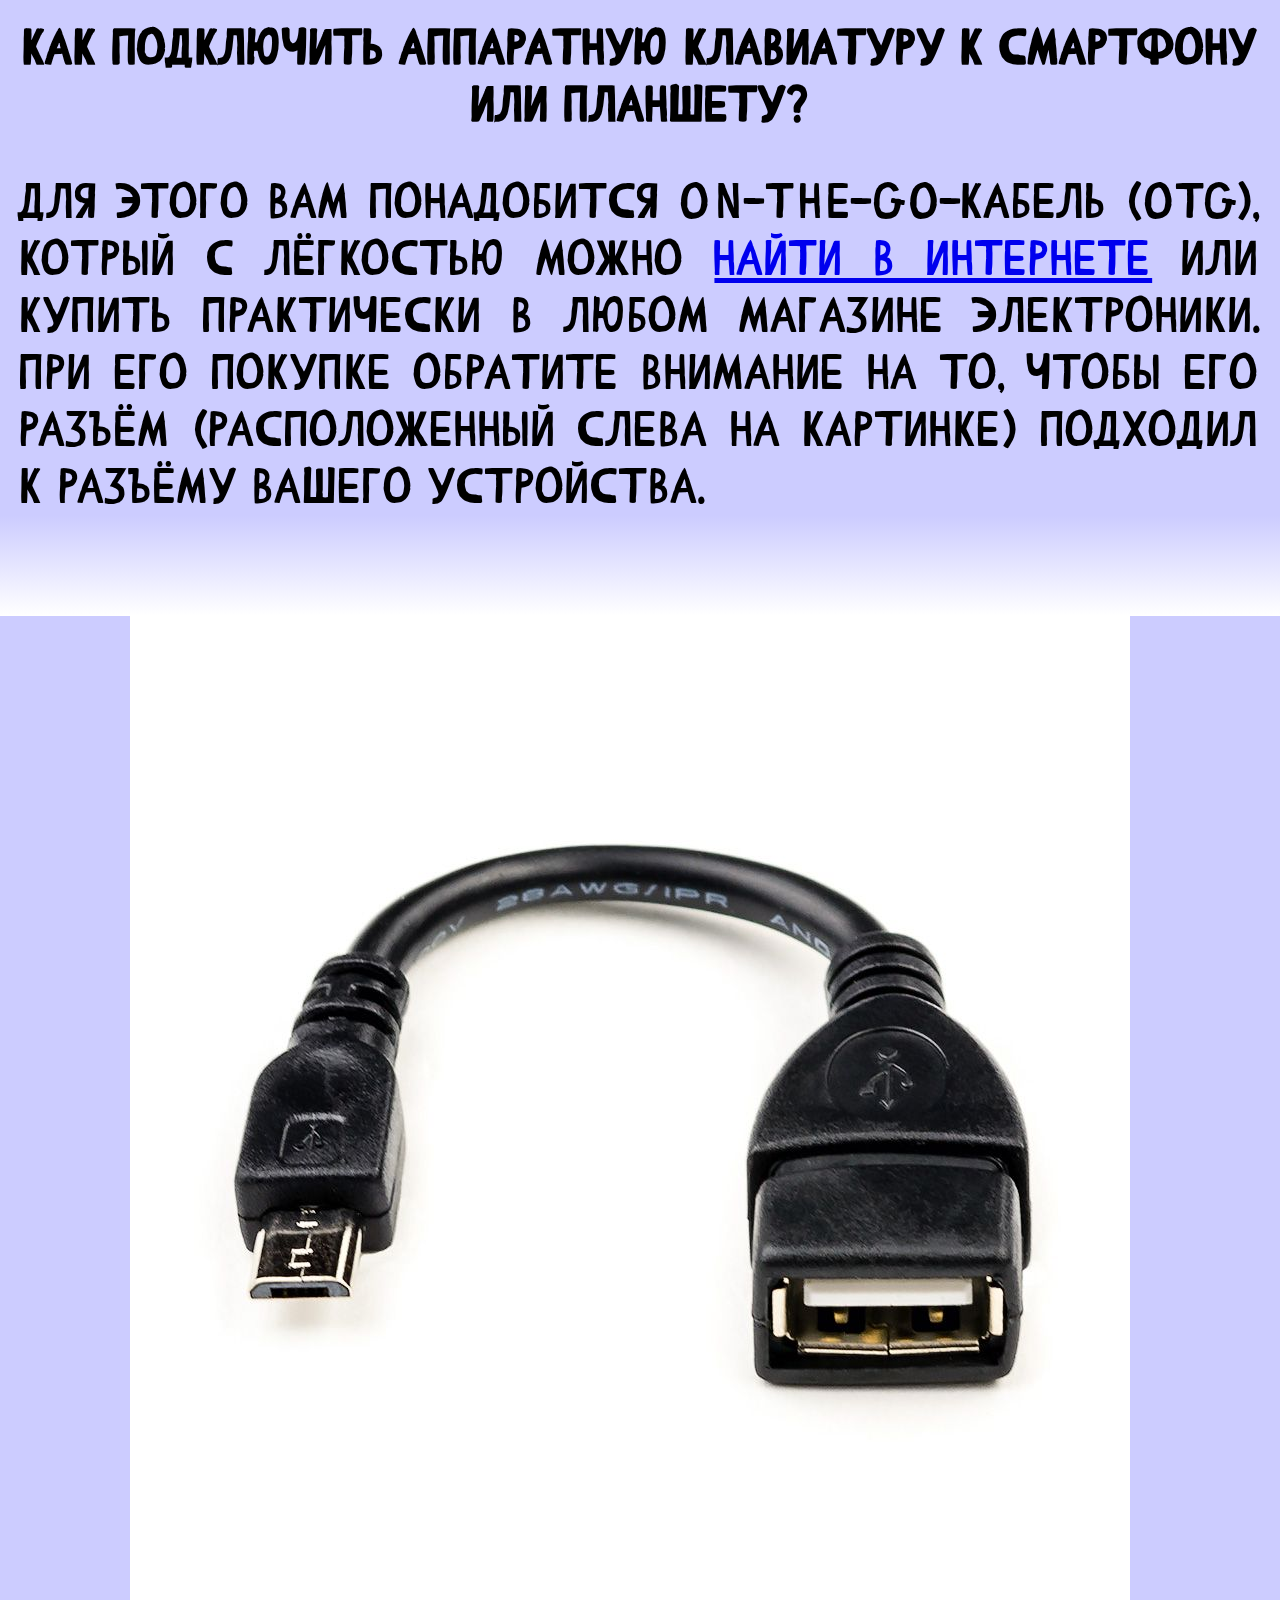
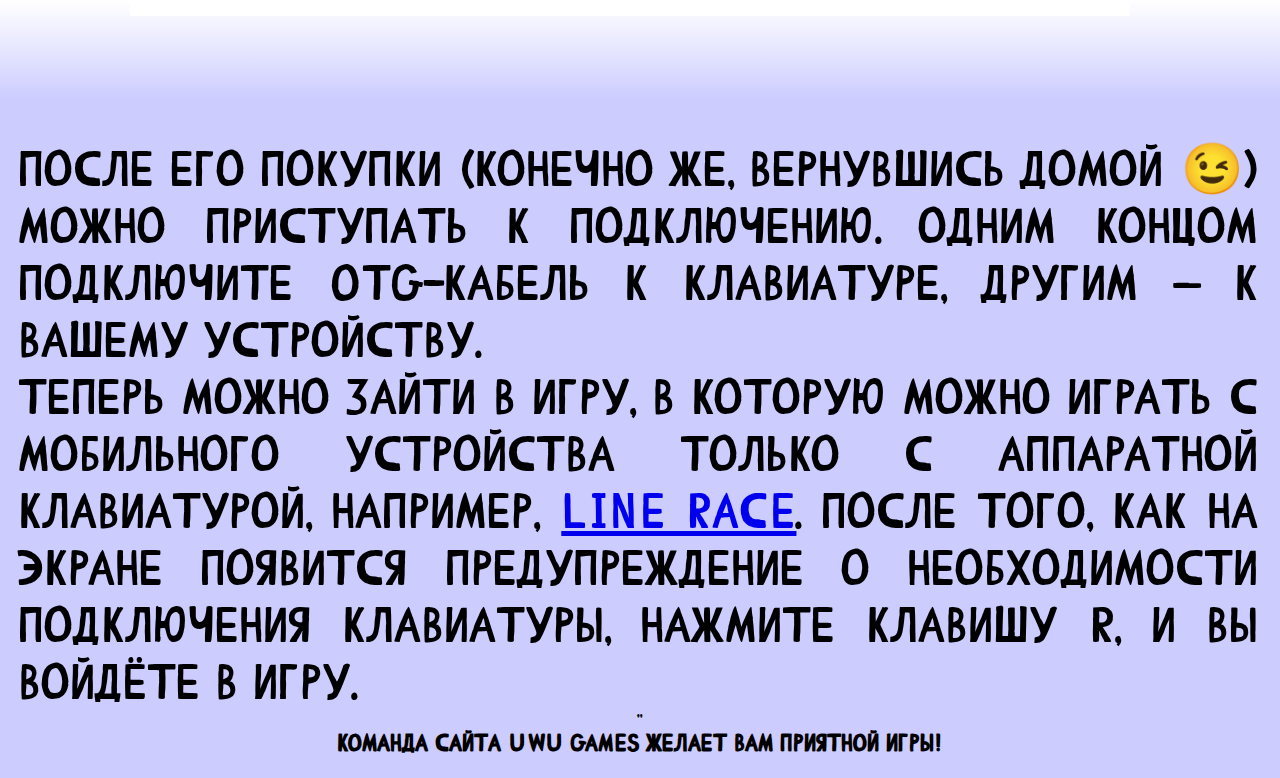
<file: games/keyboardSetupGuide.html>
<!doctype html>
<html>
<head>
	<meta charset="utf-8">
	<link rel="stylesheet" href="keyboardSetupGuide.css">
	<title>UwU Games | Помощь</title>
</head>
<body>
	<h1>Как подключить аппаратную клавиатуру к смартфону или планшету?</h1>
	<p>Для этого вам понадобится On-The-Go-кабель (OTG), котрый с лёгкостью можно <a href="https://yandex.ru/search/touch/?text=%D0%9A%D1%83%D0%BF%D0%B8%D1%82%D1%8C+%D0%BA%D0%B0%D0%B1%D0%B5%D0%BB%D1%8C+OTG&clid=2298210&lr=159073">найти в интернете</a> или купить практически в любом магазине электроники. При его покупке обратите внимание на то, чтобы его разъём (расположенный слева на картинке) подходил к разъёму вашего устройства.</p>
	<div class="gradient-in"></div>
	<img src="../resources/otg.jpg">
	<div class="gradient-out"></div>
	<p>После его покупки (конечно же, вернувшись домой &#128521;) можно приступать к подключению. Одним концом подключите OTG-кабель к клавиатуре, другим &ndash; к вашему устройству.<br>Теперь можно зайти в игру, в которую можно играть с мобильного устройства только с аппаратной клавиатурой, например, <a href="lineRace/lineRace.html">Line Race</a>. После того, как на экране появится предупреждение о необходимости подключения клавиатуры, нажмите клавишу R, и вы войдёте в игру.</p>"
	<h2><b><i>Команда сайта UwU Games желает вам приятной игры!</i></b></h2>
</file>
<file: css/agreement.css>
@font-face {
	font-family: 'IBM Plex';
	src: local('IBM Plex'),
		url('../resources/IBMPlexSans-Regular.ttf');
}

* {
	margin: 0;
	padding: 0;
}

body {
	width: 100%;
	font-family: 'IBM Plex';
	background-color: rgb(204, 204, 255);
}

h1 {
	margin: 20px 0 0 0;

	text-align: center;
	font-size: 40px;
}

h2 {
	margin: 20px 60px 0 30px;

	text-align: justify;
	font-size: 27px;
}

p {
	margin: 10px 60px 0 60px;

	text-align: justify;
	font-size: 20px;
}

.bottom {
	margin-bottom: 40px;
}

ul {
	margin: 10px 120px 0 120px;

	text-align: justify;
	font-size: 20px;
}
</file>
<file: css/login.css>
@font-face {
	font-family: 'Comic CAT';
	src: local('Comic CAT'),
		url('../resources/ComicCAT.otf');
}

* {
	margin: 0;
	padding: 0;
}

body {
	width: 100%;

	font-family: "Comic CAT";

	background-image: url('../resources/bg-light.png');
	background-repeat: repeat;
	background-attachment: fixed;
	background-position: 0px 0px;
}

.back-container {
	width: 300px;
	padding: 10px;

	background-color: rgb(204, 204, 255);
	cursor: pointer;

	border-radius: 0 0 10px 0;
	border-style: none solid solid none;
	border-color: black;
	border-width: 3px;
}

.back {
	font-size: 40px;
	user-select: none;
}

.login-wrapper {
	width: 100%;
	margin-top: 50px;
	text-align: center;
}

#login-box {
	padding: 20px;
	display: inline-block;

	background-color: rgb(204, 204, 255);
	text-align: center;

	border-radius: 20px;
	border-style: none solid solid none;
	border-color: black;
}

.login-heading {
	margin-bottom: 20px;
	font-size: 70px;
}

.login-input {
	width: 80%;

	margin-bottom: 15px;
	padding: 5px 0 5px 10px;

	font-family: 'Comic CAT';
	font-size: 50px;
	text-align: center;
	
	background-color: rgb(220, 255, 255);
	border-style: none none solid none;
	border-color: rgb(255, 0, 0);
	border-radius: 10px;
	border-width: 5px;

	transition: border-color .2s linear;
}

.age-warn {
	margin: 5px 0 10px 0;
	color: grey;
}

.sex-wrapper {
	width: 80%;
	margin-bottom: 15px;
}

.sex input[type='radio'] + label:not(:last-child) {
	margin: 0 20px 0 5px;
}

.sex input[type='radio'] + label:last-child {
        margin: 0 0 0 5px;
}

label {
	vertical-align: top;
}

input[type='radio'] {
	transform: scale(1.5);
}

.login-button {
	margin: 10px 0 20px 0;
	padding: 5px;

	font-family: 'Comic CAT';
	font-size: 30px;
	cursor: pointer;
	
	border-style: none solid solid none;
	border-color: black;
	border-radius: 5px;
}

.login-button:disabled {
	cursor: auto;
}
</file>
<file: css/privacy.css>
@font-face {
	font-family: 'IBM Plex';
	src: local('IBM Plex'),
		url('../resources/IBMPlexSans-Regular.ttf');
}

* {
	margin: 0;
	padding: 0;
}

body {
	width: 100%;
	font-family: 'IBM Plex';
	background-color: rgb(204, 204, 255);
}

h1 {
	margin: 20px 0 0 0;

	text-align: center;
	font-size: 40px;
}

h2 {
	margin: 20px 60px 0 30px;

	text-align: justify;
	font-size: 27px;
}

p {
	margin: 10px 60px 0 60px;

	text-align: justify;
	font-size: 20px;
}

.bottom {
	margin-bottom: 40px;
}

ul {
	margin: 10px 120px 0 120px;

	text-align: justify;
	font-size: 20px;
}
</file>
<file: eastereggs/css/psychologist.css>
@font-face {
	font-family: 'Comic CAT';
	src: local('Comic CAT'),
		url('../../resources/ComicCAT.otf');
}

* {
	margin: 0;
	padding: 0;
	font-family: 'Comic CAT';
}

body {
	padding-top: 50px;
	background-color: rgb(204, 204, 255);
	text-align: center;
}

h1 {
	font-size: 200px;
}
</file>
<file: games/keyboardSetupGuide.css>
@font-face {
	font-family: 'Comic CAT';
	src: local('Comic CAT'),
		url('../resources/ComicCAT.otf');
}

* {
	margin: 0;
	padding: 0;
	font-family: 'Comic CAT';
}

body {
	padding: 20px;
	text-align: center;
	background-color: rgb(204, 204, 255);
}

h1 {
	font-size: 50px;
}

p {
	margin-top: 40px;
	text-align: justify;
	font-size: 50px;
}

.gradient-in {
	width: 102vw;
	height: 100px;
	margin-left: -20px;

	background: linear-gradient(0deg, rgb(255, 255, 255) 0%, rgb(204, 204, 255) 100%);
}

.gradient-out {
	width: 102vw;
	height: 100px;
	margin: -20px 0 0 -20px;

	background: linear-gradient(0deg, rgb(204, 204, 255) 0%, rgb(255, 255, 255) 100%);
}

img {
	margin-left: -20px;
}
</file>
